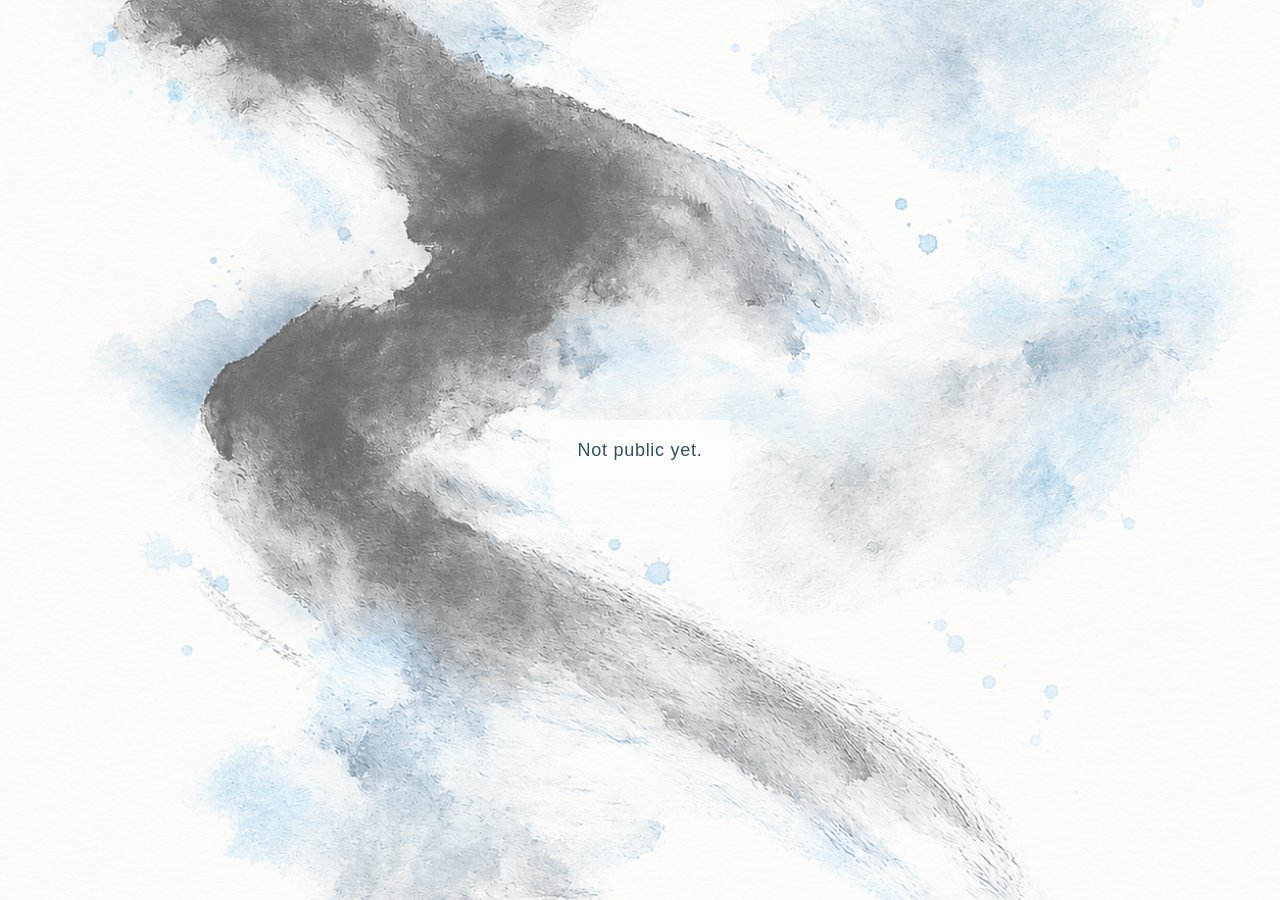
<file: index.html>
<!doctype html>
<html lang="en">
<head>
<meta charset="utf-8">
<meta name="viewport" content="width=device-width, initial-scale=1">
<meta name="robots" content="noindex">
<title>Not public yet</title>
<style>
*{box-sizing:border-box}
body{margin:0;min-height:100svh;display:grid;place-items:center;background:#f9fbfc;color:#324f62;font:18px/1.6 -apple-system,BlinkMacSystemFont,"Segoe UI",sans-serif;position:relative;isolation:isolate}
body::before{content:"";position:fixed;inset:0;z-index:-1;background:linear-gradient(rgba(255,255,255,.35),rgba(255,255,255,.35)),url("assets/images/ink-blue.png") center/cover no-repeat}
p{margin:24px;padding:16px 28px;background:rgba(252,253,253,.85);border-radius:3px;letter-spacing:.04em}
@media(max-width:600px){body::before{background-size:auto,auto 100%;}body{font-size:16px}}
</style>
</head>
<body><p>Not public yet.</p></body>
</html>
</file>
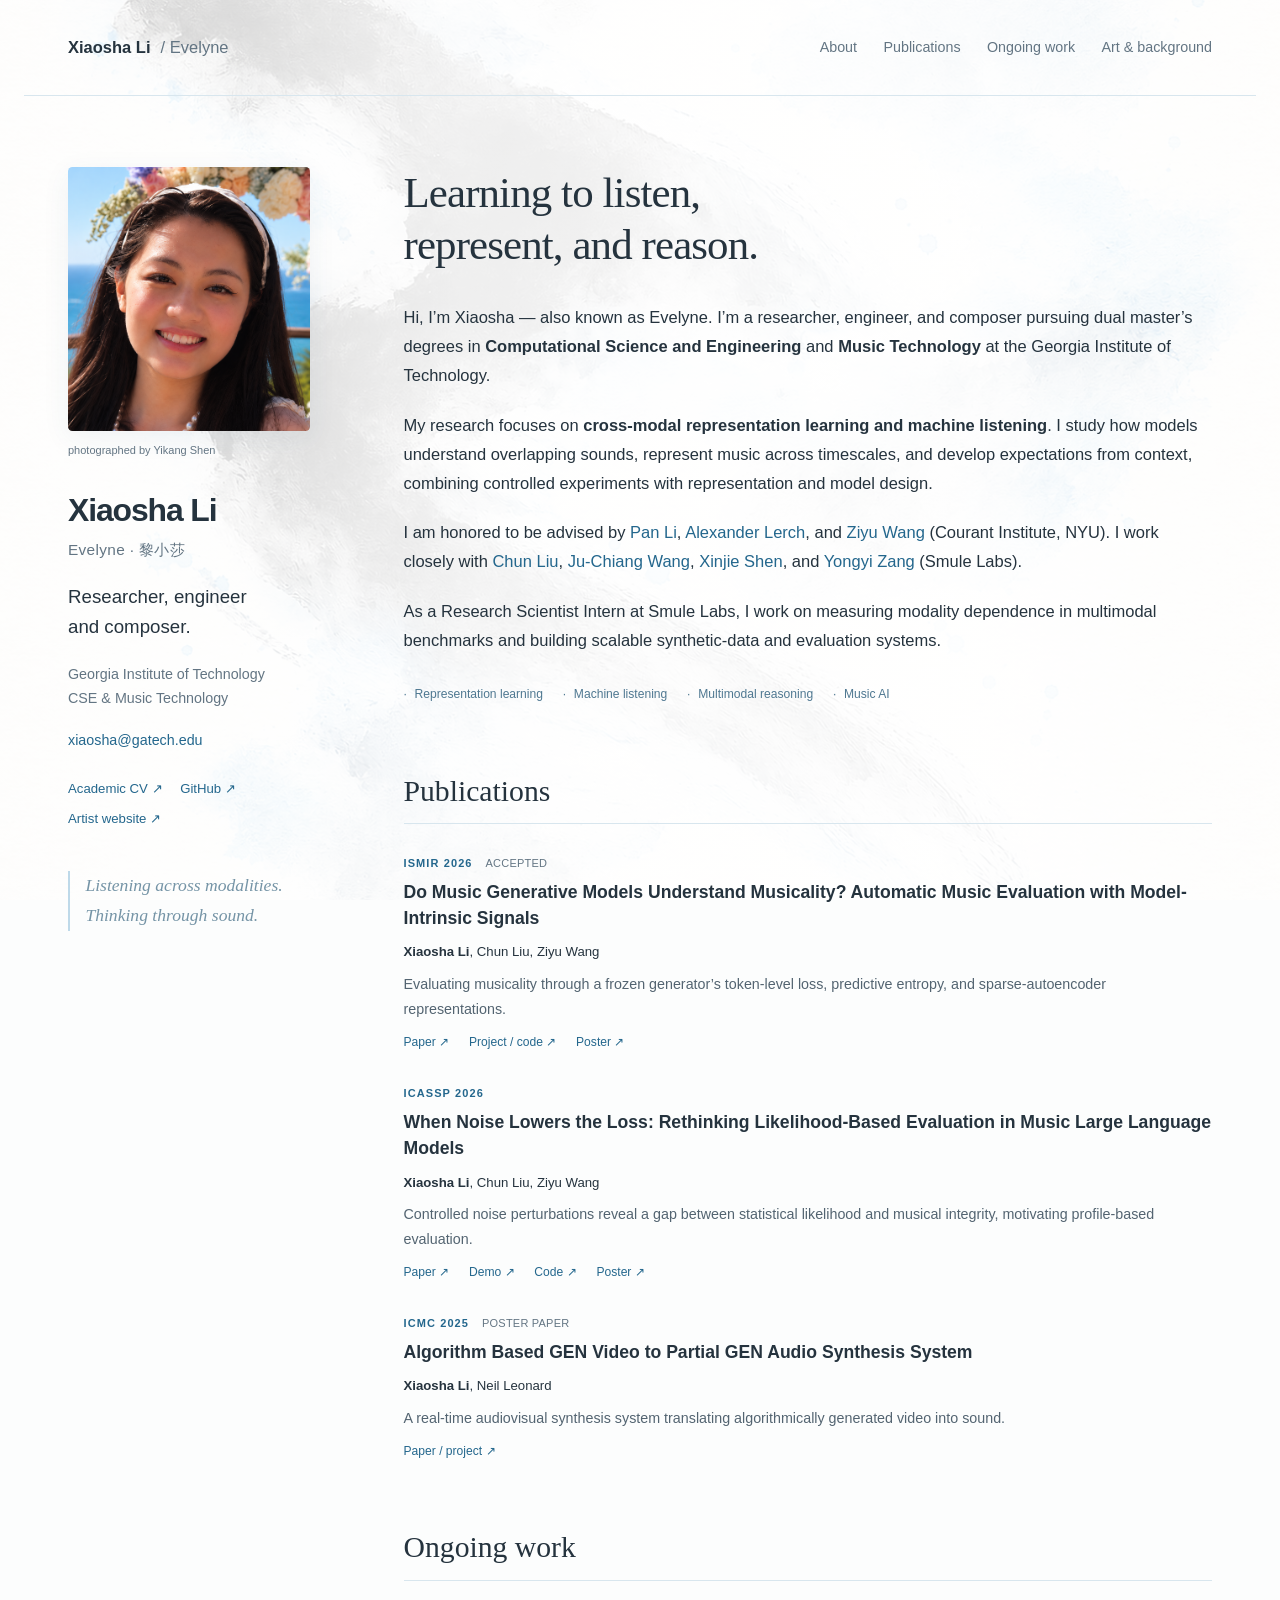
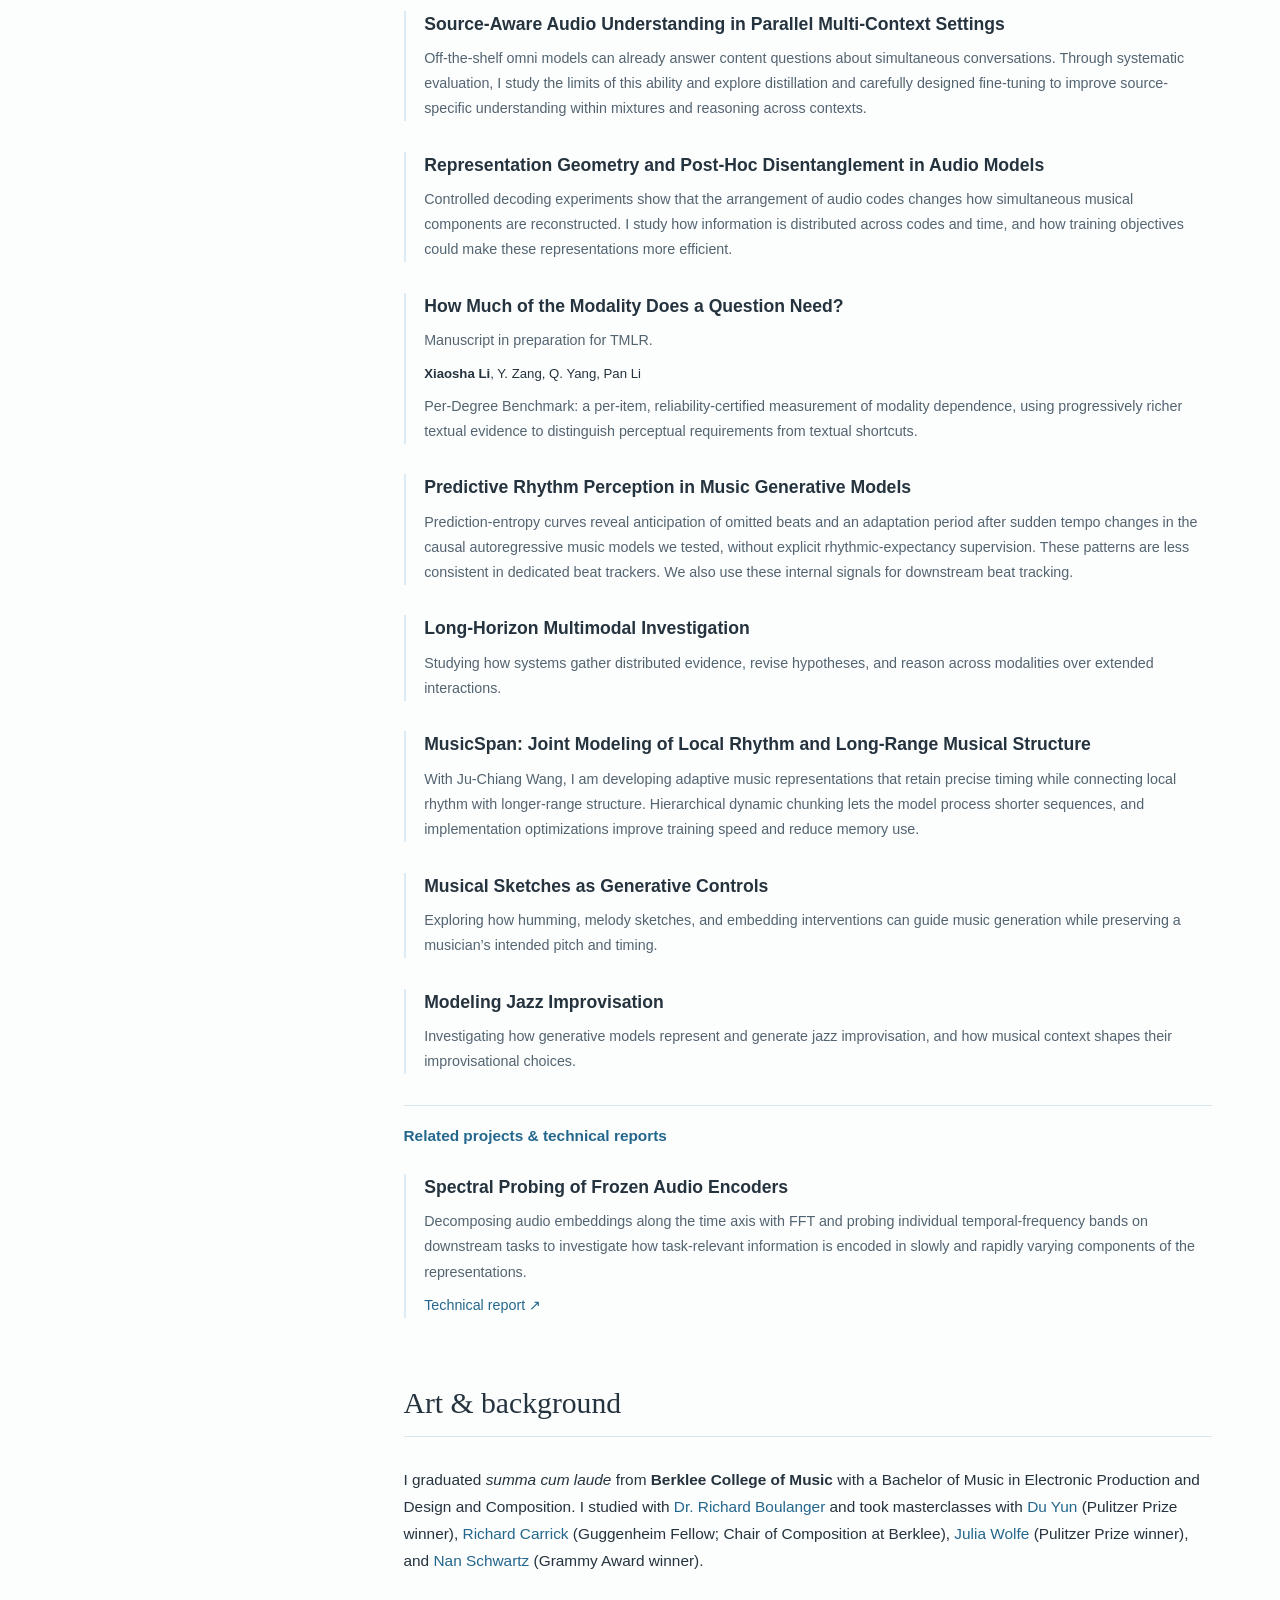
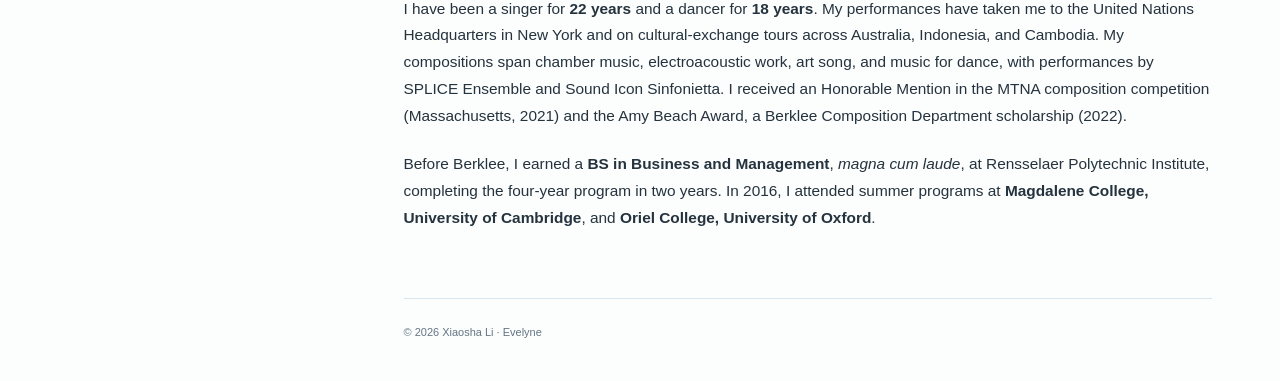
<file: preview-05322f3207769d3b/index.html>
<!doctype html>
<html lang="en">
<head>
<meta charset="utf-8">
<meta name="robots" content="noindex">
<meta name="viewport" content="width=device-width, initial-scale=1">
<meta name="description" content="Xiaosha (Evelyne) Li — researcher, engineer, and composer at Georgia Tech. Cross-modal representation learning, machine listening, and music AI.">
<meta name="theme-color" content="#e9f3f9">
<title>Xiaosha Li · Evelyne</title>
<link rel="stylesheet" href="../style.css">
</head>
<body>
<a class="skip" href="#about">Skip to content</a>
<header class="site-header"><a class="wordmark" href="#">Xiaosha Li <span>/ Evelyne</span></a><nav aria-label="Main navigation"><a href="#about">About</a><a href="#publications">Publications</a><a href="#ongoing">Ongoing work</a><a href="#art">Art &amp; background</a></nav></header>
<div class="page">
<aside class="profile">
<figure><img class="avatar" src="../assets/images/avatar-seaside-close.png" alt="Xiaosha Li smiling by the sea" width="1254" height="1254"><figcaption>photographed by <a href="https://x.com/Yikang_Shen">Yikang Shen</a></figcaption></figure>
<h1>Xiaosha Li <span>Evelyne · 黎小莎</span></h1>
<p class="roles">Researcher, engineer<br>and composer.</p>
<p class="affiliation">Georgia Institute of Technology<br>CSE &amp; Music Technology</p>
<a class="email" href="mailto:xiaosha@gatech.edu">xiaosha@gatech.edu</a>
<div class="profile-links"><a href="../assets/documents/Xiaosha-Li-Academic-CV.pdf">Academic CV ↗</a><a href="https://github.com/YoEv">GitHub ↗</a><a href="https://evelyneehevler.wixsite.com/evelyneehevler">Artist website ↗</a></div>
<div class="sidebar-note">Listening across modalities.<br>Thinking through sound.</div>
</aside>
<main>
<section id="about" class="intro">

<h2>Learning to listen,<br>represent, and reason.</h2>
<p>Hi, I’m Xiaosha — also known as Evelyne. I’m a researcher, engineer, and composer pursuing dual master’s degrees in <strong>Computational Science and Engineering</strong> and <strong>Music Technology</strong> at the Georgia Institute of Technology.</p>
<p>My research focuses on <strong>cross-modal representation learning and machine listening</strong>. I study how models understand overlapping sounds, represent music across timescales, and develop expectations from context, combining controlled experiments with representation and model design.</p>
<p>I am honored to be advised by <a href="https://sites.google.com/view/panli-purdue/home">Pan Li</a>, <a href="https://www.alexanderlerch.com/">Alexander Lerch</a>, and <a href="https://zzwaang.github.io/">Ziyu Wang</a> (Courant Institute, NYU). I work closely with <a href="https://www.linkedin.com/in/chunliu">Chun Liu</a>, <a href="https://www.linkedin.com/in/asriver">Ju-Chiang Wang</a>, <a href="https://xinjie-shen.com/">Xinjie Shen</a>, and <a href="https://yongyi.dev/en/">Yongyi Zang</a> (Smule Labs).</p>
<p>As a Research Scientist Intern at Smule Labs, I work on measuring modality dependence in multimodal benchmarks and building scalable synthetic-data and evaluation systems.</p>
<div class="interests"><span>Representation learning</span><span>Machine listening</span><span>Multimodal reasoning</span><span>Music AI</span></div>
</section>
<section id="publications">
<div class="section-heading"><h2>Publications</h2></div>
<article class="paper"><div class="paper-meta">ISMIR 2026 <span>Accepted</span></div><h3><a href="https://arxiv.org/abs/2609.37710">Do Music Generative Models Understand Musicality? Automatic Music Evaluation with Model-Intrinsic Signals</a></h3><p class="authors"><strong>Xiaosha Li</strong>, Chun Liu, Ziyu Wang</p><p>Evaluating musicality through a frozen generator’s token-level loss, predictive entropy, and sparse-autoencoder representations.</p><div class="links"><a href="https://arxiv.org/abs/2609.37710">Paper ↗</a><a href="https://github.com/YoEv/MEva">Project / code ↗</a><a href="../assets/documents/MEva-ISMIR2026-Poster.png">Poster ↗</a></div></article>
<article class="paper"><div class="paper-meta">ICASSP 2026</div><h3><a href="https://arxiv.org/abs/2602.02738">When Noise Lowers the Loss: Rethinking Likelihood-Based Evaluation in Music Large Language Models</a></h3><p class="authors"><strong>Xiaosha Li</strong>, Chun Liu, Ziyu Wang</p><p>Controlled noise perturbations reveal a gap between statistical likelihood and musical integrity, motivating profile-based evaluation.</p><div class="links"><a href="https://arxiv.org/abs/2602.02738">Paper ↗</a><a href="https://noiseloss.github.io/">Demo ↗</a><a href="https://github.com/YoEv/noiseloss">Code ↗</a><a href="../assets/documents/Noiseloss-ICASSP2026-Poster.pdf">Poster ↗</a></div></article>
<article class="paper"><div class="paper-meta">ICMC 2025 <span>Poster paper</span></div><h3><a href="https://github.com/YoEv/Gen2Gen">Algorithm Based GEN Video to Partial GEN Audio Synthesis System</a></h3><p class="authors"><strong>Xiaosha Li</strong>, Neil Leonard</p><p>A real-time audiovisual synthesis system translating algorithmically generated video into sound.</p><div class="links"><a href="https://github.com/YoEv/Gen2Gen">Paper / project ↗</a></div></article>
</section>
<section id="ongoing">
<div class="section-heading"><h2>Ongoing work</h2></div>
<article class="work"><h3>Source-Aware Audio Understanding in Parallel Multi-Context Settings</h3><p>Off-the-shelf omni models can already answer content questions about simultaneous conversations. Through systematic evaluation, I study the limits of this ability and explore distillation and carefully designed fine-tuning to improve source-specific understanding within mixtures and reasoning across contexts.</p></article>
<article class="work"><h3>Representation Geometry and Post-Hoc Disentanglement in Audio Models</h3><p>Controlled decoding experiments show that the arrangement of audio codes changes how simultaneous musical components are reconstructed. I study how information is distributed across codes and time, and how training objectives could make these representations more efficient.</p></article>




<article class="work"><h3>How Much of the Modality Does a Question Need?</h3><p class="project-status">Manuscript in preparation for TMLR.</p><p class="authors"><strong>Xiaosha Li</strong>, Y. Zang, Q. Yang, Pan Li</p><p>Per-Degree Benchmark: a per-item, reliability-certified measurement of modality dependence, using progressively richer textual evidence to distinguish perceptual requirements from textual shortcuts.</p></article>
<article class="work"><h3>Predictive Rhythm Perception in Music Generative Models</h3><p>Prediction-entropy curves reveal anticipation of omitted beats and an adaptation period after sudden tempo changes in the causal autoregressive music models we tested, without explicit rhythmic-expectancy supervision. These patterns are less consistent in dedicated beat trackers. We also use these internal signals for downstream beat tracking.</p></article>
<article class="work"><h3>Long-Horizon Multimodal Investigation</h3><p>Studying how systems gather distributed evidence, revise hypotheses, and reason across modalities over extended interactions.</p></article>
<article class="work"><h3>MusicSpan: Joint Modeling of Local Rhythm and Long-Range Musical Structure</h3><p>With Ju-Chiang Wang, I am developing adaptive music representations that retain precise timing while connecting local rhythm with longer-range structure. Hierarchical dynamic chunking lets the model process shorter sequences, and implementation optimizations improve training speed and reduce memory use.</p></article>
<article class="work"><h3>Musical Sketches as Generative Controls</h3><p>Exploring how humming, melody sketches, and embedding interventions can guide music generation while preserving a musician’s intended pitch and timing.</p></article>

<article class="work"><h3>Modeling Jazz Improvisation</h3><p>Investigating how generative models represent and generate jazz improvisation, and how musical context shapes their improvisational choices.</p></article>
<div class="earlier"><h3>Related projects &amp; technical reports</h3><article class="work"><h3>Spectral Probing of Frozen Audio Encoders</h3><p>Decomposing audio embeddings along the time axis with FFT and probing individual temporal-frequency bands on downstream tasks to investigate how task-relevant information is encoded in slowly and rapidly varying components of the representations.</p><a href="https://github.com/YoEv/specProb">Technical report ↗</a></article></div>
</section>
<section id="art">
<div class="section-heading"><h2>Art &amp; background</h2></div>
<p>I graduated <em>summa cum laude</em> from <strong>Berklee College of Music</strong> with a Bachelor of Music in Electronic Production and Design and Composition. I studied with <a href="https://richardboulanger.com/">Dr. Richard Boulanger</a> and took masterclasses with <a href="https://channelduyun.com/">Du Yun</a> (Pulitzer Prize winner), <a href="https://www.richardcarrick.com/">Richard Carrick</a> (Guggenheim Fellow; Chair of Composition at Berklee), <a href="https://juliawolfemusic.com/">Julia Wolfe</a> (Pulitzer Prize winner), and <a href="https://nanschwartz.com/">Nan Schwartz</a> (Grammy Award winner).</p>
<p>I have been a singer for <strong>22 years</strong> and a dancer for <strong>18 years</strong>. My performances have taken me to the United Nations Headquarters in New York and on cultural-exchange tours across Australia, Indonesia, and Cambodia. My compositions span chamber music, electroacoustic work, art song, and music for dance, with performances by SPLICE Ensemble and Sound Icon Sinfonietta. I received an Honorable Mention in the MTNA composition competition (Massachusetts, 2021) and the Amy Beach Award, a Berklee Composition Department scholarship (2022).</p>
<p>Before Berklee, I earned a <strong>BS in Business and Management</strong>, <em>magna cum laude</em>, at Rensselaer Polytechnic Institute, completing the four-year program in two years. In 2016, I attended summer programs at <strong>Magdalene College, University of Cambridge</strong>, and <strong>Oriel College, University of Oxford</strong>.</p>

</section>
<footer>© 2026 Xiaosha Li · Evelyne </footer>
</main>
</div>
</body>
</html>
</file>
<file: style.css>
:root{--ink:#25333e;--muted:#637583;--blue:#24678d;--line:#d8e6ee;--paper:#fcfdfd}*{box-sizing:border-box}html{scroll-behavior:smooth;scroll-padding-top:35px}body{margin:0;color:var(--ink);font:16px/1.75 -apple-system,BlinkMacSystemFont,"Segoe UI",Arial,sans-serif;background:var(--paper)}body::before{content:"";position:fixed;inset:0;z-index:-1;background:linear-gradient(90deg,rgba(255,255,255,.76),rgba(255,255,255,.93) 36%,rgba(255,255,255,.94) 76%,rgba(255,255,255,.76)),url('assets/images/ink-blue.png') center/cover no-repeat;pointer-events:none}a{color:var(--blue);text-decoration:none;text-underline-offset:4px}a:hover{text-decoration:underline}a:focus-visible,summary:focus-visible{outline:2px solid var(--blue);outline-offset:5px}p{margin:0 0 19px}strong{font-weight:600}.site-header{max-width:1120px;margin:0 auto;padding:30px 40px;display:flex;align-items:center;justify-content:space-between;border-bottom:1px solid var(--line);gap:25px}.wordmark{font-size:15px;color:var(--ink);font-weight:600;white-space:nowrap}.wordmark span{font-weight:400;color:var(--muted);margin-left:5px}nav{display:flex;gap:24px;font-size:13px}nav a{color:var(--muted)}.page{max-width:1120px;margin:65px auto 0;padding:0 40px;display:grid;grid-template-columns:230px minmax(0,1fr);gap:75px}.profile{align-self:start;position:sticky;top:35px}.profile figure{margin:0 0 28px}.avatar{width:220px;height:240px;object-fit:cover;border-radius:4px;display:block;box-shadow:0 6px 25px #264f6b12}figcaption{font-size:10px;color:var(--muted);margin-top:9px;white-space:nowrap}figcaption a{color:inherit}h1{font-size:29px;line-height:1.25;letter-spacing:-1px;margin:0 0 21px;font-weight:600}h1 span{display:block;color:var(--muted);font-size:14px;font-weight:400;letter-spacing:.3px;margin-top:8px}.roles{font-size:17px;line-height:1.6;margin-bottom:18px}.affiliation{font-size:13px;color:var(--muted);line-height:1.7;margin-bottom:12px}.email{font-size:13px}.profile-links{display:flex;flex-wrap:wrap;gap:7px 16px;font-size:12px;margin-top:20px}.sidebar-note{font:italic 16px/1.7 Georgia,serif;color:#7594a6;border-left:2px solid #bed9e9;padding-left:14px;margin-top:37px}main{min-width:0}section{margin-bottom:60px;scroll-margin-top:35px}.eyebrow{text-transform:uppercase;letter-spacing:2.5px;color:var(--blue);font-size:11px;margin-bottom:14px}.intro h2{font:400 39px/1.2 Georgia,"Times New Roman",serif;letter-spacing:-.8px;margin:0 0 30px}.intro p{font-size:15px}.interests{display:flex;flex-wrap:wrap;gap:8px 18px;margin-top:27px;font-size:11px;color:#4f7891}.interests span::before{content:"·";margin-right:7px}.section-heading{display:flex;align-items:baseline;justify-content:space-between;gap:12px;border-bottom:1px solid var(--line);padding-bottom:12px;margin-bottom:27px}.section-heading h2{font:400 27px/1.3 Georgia,serif;margin:0}.section-heading>span{font-size:10px;color:var(--muted)}article h3{font-size:16px;line-height:1.5;font-weight:600;margin:5px 0 8px}article h3 a{color:var(--ink)}.paper,.work{margin-bottom:28px}.paper p,.work p{font-size:13px;line-height:1.75;margin-bottom:8px;color:#536471}.paper .authors,.work .authors{font-size:12px;color:var(--ink);margin-bottom:8px}.paper-meta{font-size:10px;letter-spacing:1px;text-transform:uppercase;color:var(--blue);font-weight:600}.paper-meta span{font-weight:400;letter-spacing:.2px;margin-left:8px;color:var(--muted)}.links{display:flex;flex-wrap:wrap;gap:18px;font-size:11px;margin-top:9px}.work{padding-left:17px;border-left:2px solid #dcebf4}.earlier{border-top:1px solid var(--line);padding-top:16px;font-size:13px}.earlier>h3{font-size:14px;font-weight:600;color:var(--blue);margin:0}.earlier article{margin-top:22px}#art p{font-size:14px}.text-link{font-size:12px}footer{border-top:1px solid var(--line);padding:22px 0 35px;color:var(--muted);font-size:10px;display:flex;justify-content:space-between}.skip{position:absolute;top:-80px;left:15px;background:white;padding:10px;z-index:5}.skip:focus{top:10px}@media(min-width:1500px){body::before{background-size:auto,1400px;background-position:center,center top}}@media(max-width:800px){.site-header{padding:23px 25px;flex-wrap:wrap}nav{gap:18px;font-size:12px}.page{grid-template-columns:180px minmax(0,1fr);gap:35px;padding:0 25px;margin-top:40px}.avatar{width:175px;height:190px}.intro h2{font-size:33px}.section-heading{align-items:start;flex-direction:column;gap:5px}.profile figcaption{font-size:9px}}@media(max-width:600px){.site-header{gap:15px}.wordmark{font-size:14px}nav{gap:17px;flex-wrap:wrap}.page{display:block;margin-top:30px;padding:0 24px}.profile{position:static;display:grid;grid-template-columns:120px minmax(0,1fr);gap:0 22px;margin-bottom:42px}.profile figure{grid-row:1/6;margin:0}.avatar{width:120px;height:140px}figcaption{white-space:normal;font-size:8px!important;line-height:1.5}h1{font-size:25px;margin:0 0 9px}h1 span{font-size:12px;margin-top:5px}.roles{font-size:13px;line-height:1.5;margin-bottom:10px}.affiliation{font-size:11px;margin-bottom:8px}.email{font-size:11px}.profile-links{grid-column:1/-1;margin-top:18px;gap:20px}.sidebar-note{display:none}.intro h2{font-size:35px}.intro p{font-size:14px}section{margin-bottom:44px}.section-heading h2{font-size:26px}body::before{background:linear-gradient(#ffffffdf,#fffffff0),url('assets/images/ink-blue.png') center top/auto 100vh no-repeat}}



/* Scale the desktop composition as a whole, preserving its typography ratios. */
@media(min-width:1000px){body{zoom:1.1}}
</file>
